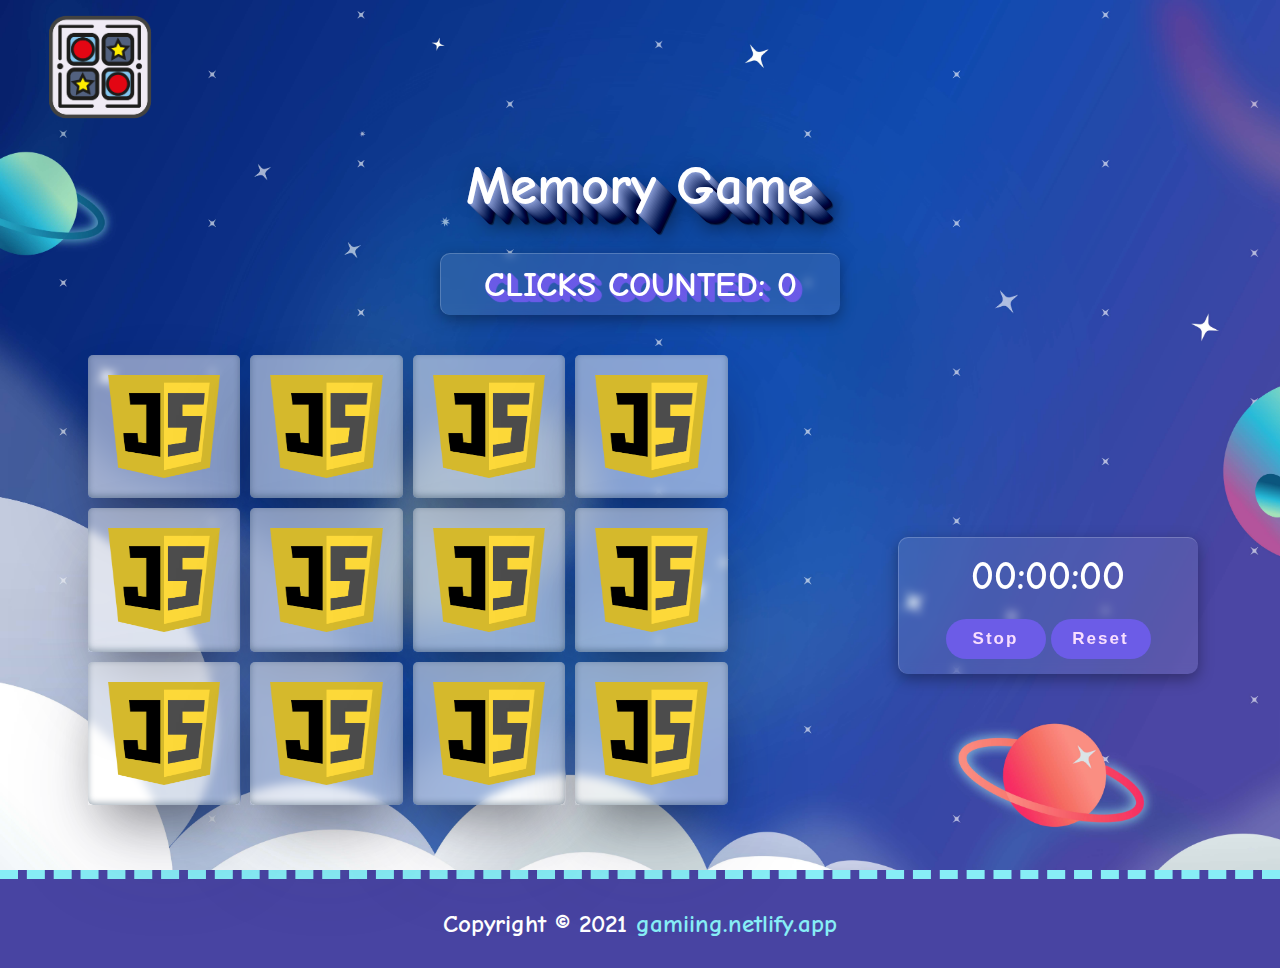
<file: Memory-Card-Game.html>
<!DOCTYPE html>
<html>
<head>
    <meta charset='utf-8'>
    <meta http-equiv='X-UA-Compatible' content='IE=edge'>
    <title>Memory Card Game</title>
    <meta name='viewport' content='width=device-width, initial-scale=1'>
    <link rel="preconnect" href="https://fonts.googleapis.com">
    <link rel="preconnect" href="https://fonts.gstatic.com" crossorigin>
    <link href="https://fonts.googleapis.com/css2?family=Comic+Neue:wght@300;400;700&display=swap" rel="stylesheet">
    <link rel="shortcut icon" href="./img/logo-meyCard.png">

    <link rel='stylesheet' type='text/css' media='screen' href='./css/meyCard.css'>
</head>
<body>
    <header class="head">
        <img class="logo" src="./img/logo-meyCard.png" alt="Memory Card Game">
    </header>

    <div class="title">
        <h2>Memory Game</h2>
    </div>

    <div class="counted">
        <h2>clicks counted:<span id='clicks'>  0</span></h2>
    </div>

<main class="container">

    <main class="memory-game">
        <div class="memory-card" data-card="ball">
            <img class="front-face" src="./img/1.png" alt="ball">
            <img class="back-face" src="./img/js.png" alt="js logo">
        </div>
        <div class="memory-card" data-card="ball">
            <img class="front-face" src="./img/1.png" alt="ball">
            <img class="back-face" src="./img/js.png" alt="js logo">
        </div>
        <div class="memory-card" data-card="bird">
            <img class="front-face" src="./img/2.png" alt="bird">
            <img class="back-face" src="./img/js.png" alt="js logo">
        </div>
        <div class="memory-card" data-card="bird">
            <img class="front-face" src="./img/2.png" alt="bird">
            <img class="back-face" src="./img/js.png" alt="js logo">
        </div>
        <div class="memory-card" data-card="cat">
            <img class="front-face" src="./img/3.png" alt="cat">
            <img class="back-face" src="./img/js.png" alt="js logo">
        </div>
        <div class="memory-card" data-card="cat">
            <img class="front-face" src="./img/3.png" alt="cat">
            <img class="back-face" src="./img/js.png" alt="js logo">
        </div>
        <div class="memory-card" data-card="dog">
            <img class="front-face" src="./img/4.png" alt="dog">
            <img class="back-face" src="./img/js.png" alt="js logo">
        </div>
        <div class="memory-card" data-card="dog">
            <img class="front-face" src="./img/4.png" alt="dog">
            <img class="back-face" src="./img/js.png" alt="js logo">
        </div>
        <div class="memory-card" data-card="guinea">
            <img class="front-face" src="./img/5.png" alt="guinea">
            <img class="back-face" src="./img/js.png" alt="js logo">
        </div>
        <div class="memory-card" data-card="guinea">
            <img class="front-face" src="./img/5.png" alt="guinea">
            <img class="back-face" src="./img/js.png" alt="js logo">
        </div>
        <div class="memory-card" data-card="maroc">
            <img class="front-face" src="./img/6.png" alt="maroc">
            <img class="back-face" src="./img/js.png" alt="js logo">
        </div>
        <div class="memory-card" data-card="maroc">
            <img class="front-face" src="./img/6.png" alt="maroc">
            <img class="back-face" src="./img/js.png" alt="js logo">
        </div>
    </main>

        <div class="wrapper">
            <p>
                <span class="mins">00</span>:<span class="seconds">00</span>:<span class="tens">00</span>
            </p>
            <div class="btns">
                <button class="btn-stop">Stop</button>
                <button class="btn-reset">Reset</button>
            </div>
        </div>
</main>

    
        <footer class="footer">Copyright © 2021 <span>gamiing.netlify.app</span></footer>
    <script src='./js/meyCard.js'></script>
</body>
</html>
</file>
<file: css/meyCard.css>
* {
  padding: 0;
  margin: 0;
  box-sizing: border-box;
}

body {
  font-family: "Comic Neue", cursive;
  background-image: url("../img/space.jpg");
  background-repeat: no-repeat;
  background-size: cover;
  background-position: center;
  background-attachment: fixed;
  height: 100vh;
}

.logo {
  width: 200px;
  height: 150px;
}

.title h2 {
  font-size: 55px;
  text-align: center;
  color: white;
  margin-bottom: 25px;
  text-shadow: 0px 0px 0 rgb(137 156 213), 1px 1px 0 rgb(129 148 205),
    2px 2px 0 rgb(120 139 196), 3px 3px 0 rgb(111 130 187),
    4px 4px 0 rgb(103 122 179), 5px 5px 0 rgb(94 113 170),
    6px 6px 0 rgb(85 104 161), 7px 7px 0 rgb(76 95 152),
    8px 8px 0 rgb(68 87 144), 9px 9px 0 rgb(59 78 135),
    10px 10px 0 rgb(50 69 126), 11px 11px 0 rgb(42 61 118),
    12px 12px 0 rgb(33 52 109), 13px 13px 0 rgb(24 43 100),
    14px 14px 0 rgb(15 34 91), 15px 15px 0 rgb(7 26 83),
    16px 16px 0 rgb(0 17 74), 17px 17px 0 rgb(0 8 65), 18px 18px 0 rgb(0 0 57),
    19px 19px 0 rgb(0 0 48), 20px 20px 0 rgb(0 0 39), 21px 21px 20px rgb(0 0 0),
    21px 21px 1px rgb(0 0 0 / 50%), 0px 0px 20px rgb(0 0 0 / 20%);
}

/*START CHRONO */
.wrapper {
  display: flex;
  justify-content: center;
  align-items: center;
  flex-direction: column;
  background: rgb(255 255 255 / 10%);
  width: 300px;
  padding: 15px;
  border-radius: 10px;
  margin-left: auto;
  margin-right: auto;
  backdrop-filter: blur(5px);
  box-shadow: rgb(0 0 0 / 35%) 0px 5px 15px;
  border-top: 1px solid rgb(255 255 255 / 20%);
  border-left: 1px solid rgb(255 255 255 / 20%);
  margin-top: 50px;
}

.wrapper p {
  font-size: 40px;
  font-weight: bold;
  color: white;
}
@keyframes shine{
    0%,100%{
        box-shadow: 0px 0px 32px -12px rgba(246, 180, 0, .5);
    }
    50%{
        box-shadow: 0px 0px 32px 3px rgba(246, 180, 0, .5);
    }
}

.container{
  display: flex;
  justify-content: center;
  align-items: center;
}

button {
  font-weight: 600;
  font-size: 17px;
  width: 100px;
  height: 40px;
  color: #f8defe;
  background: #6c5ce7;
  border: none;
  border-radius: 40px;
  margin-top: 20px;
  letter-spacing: 2px;
  outline: none;
  cursor: pointer;
}
button:hover {
  background: transparent;
  color: #060a1f;
  border: 1px solid white;
  font-weight: 700;
}

/*END CHRONO */

/*START Counted */
.counted {
  color: white;
  display: flex;
  justify-content: center;
  align-items: center;
  margin-top: 35px;
  margin-bottom: 35px;
  padding: 10px;
  border-radius: 10px;
  background-color: rgb(255 255 255 / 10%);
  backdrop-filter: blur(5px);
  box-shadow: rgb(0 0 0 / 35%) 0px 5px 15px;
  border-top: 1px solid rgb(255 255 255 / 20%);
  border-left: 1px solid rgb(255 255 255 / 20%);
  width: 400px;
  margin-left: auto;
  margin-right: auto;
}
.counted h2 {
  font-size: 35px;
  text-transform: uppercase;
  text-shadow: 1px 0px 1px #6c5ce7, 0px 1px 1px #6c5ce7, 2px 1px 1px #6c5ce7,
    1px 2px 1px #6c5ce7, 3px 2px 1px #6c5ce7, 2px 3px 1px #6c5ce7,
    4px 3px 1px #6c5ce7, 3px 4px 1px #6c5ce7, 5px 4px 1px #6c5ce7,
    4px 5px 1px #6c5ce7, 6px 5px 1px #6c5ce7, 5px 6px 1px #6c5ce7,
    7px 6px 1px #6c5ce7;
}
/*END Counted */

.memory-game {
  width: 650px;
  height: 460px;
  margin: auto;
  display: flex;
  flex-wrap: wrap;
  perspective: 1000px;
}

.memory-card {
  width: calc(25% - 10px);
  height: calc(33.333% - 10px);
  margin: 5px;
  position: relative;
  transform: scale(1);
  transform-style: preserve-3d;
  transition: transform 0.5s;
  box-shadow: rgba(0, 0, 0, 0.25) 0px 25px 50px -12px;
}

.memory-card.flip {
  transform: rotateY(180deg);
}

.memory-card:active {
  transform: scale(0.97);
  transition: transform 0.2s;
}

.front-face,
.back-face {
  width: 100%;
  height: 100%;
  padding: 20px;
  border-radius: 5px;
  position: absolute;
  background-color: rgb(255 255 255 / 50%);
  backdrop-filter: blur(5px);
  box-shadow: rgb(50 50 93 / 25%) 0px 50px 100px -20px,
    rgb(0 0 0 / 30%) 0px 30px 60px -30px,
    rgb(10 37 64 / 35%) 0px -2px 6px 0px inset;
  backface-visibility: hidden;
}

.front-face {
  transform: rotateY(180deg);
}

.footer {
  color: white;
  text-align: center;
  font-size: 25px;
  font-weight: bold;
  margin: 60px 0;
  border-top: 9px dashed #87eef6;
  padding: 30px 0;
  background-color: rgb(72 68 162);
}

.footer span {
  color: #87eef6;
}
</file>
